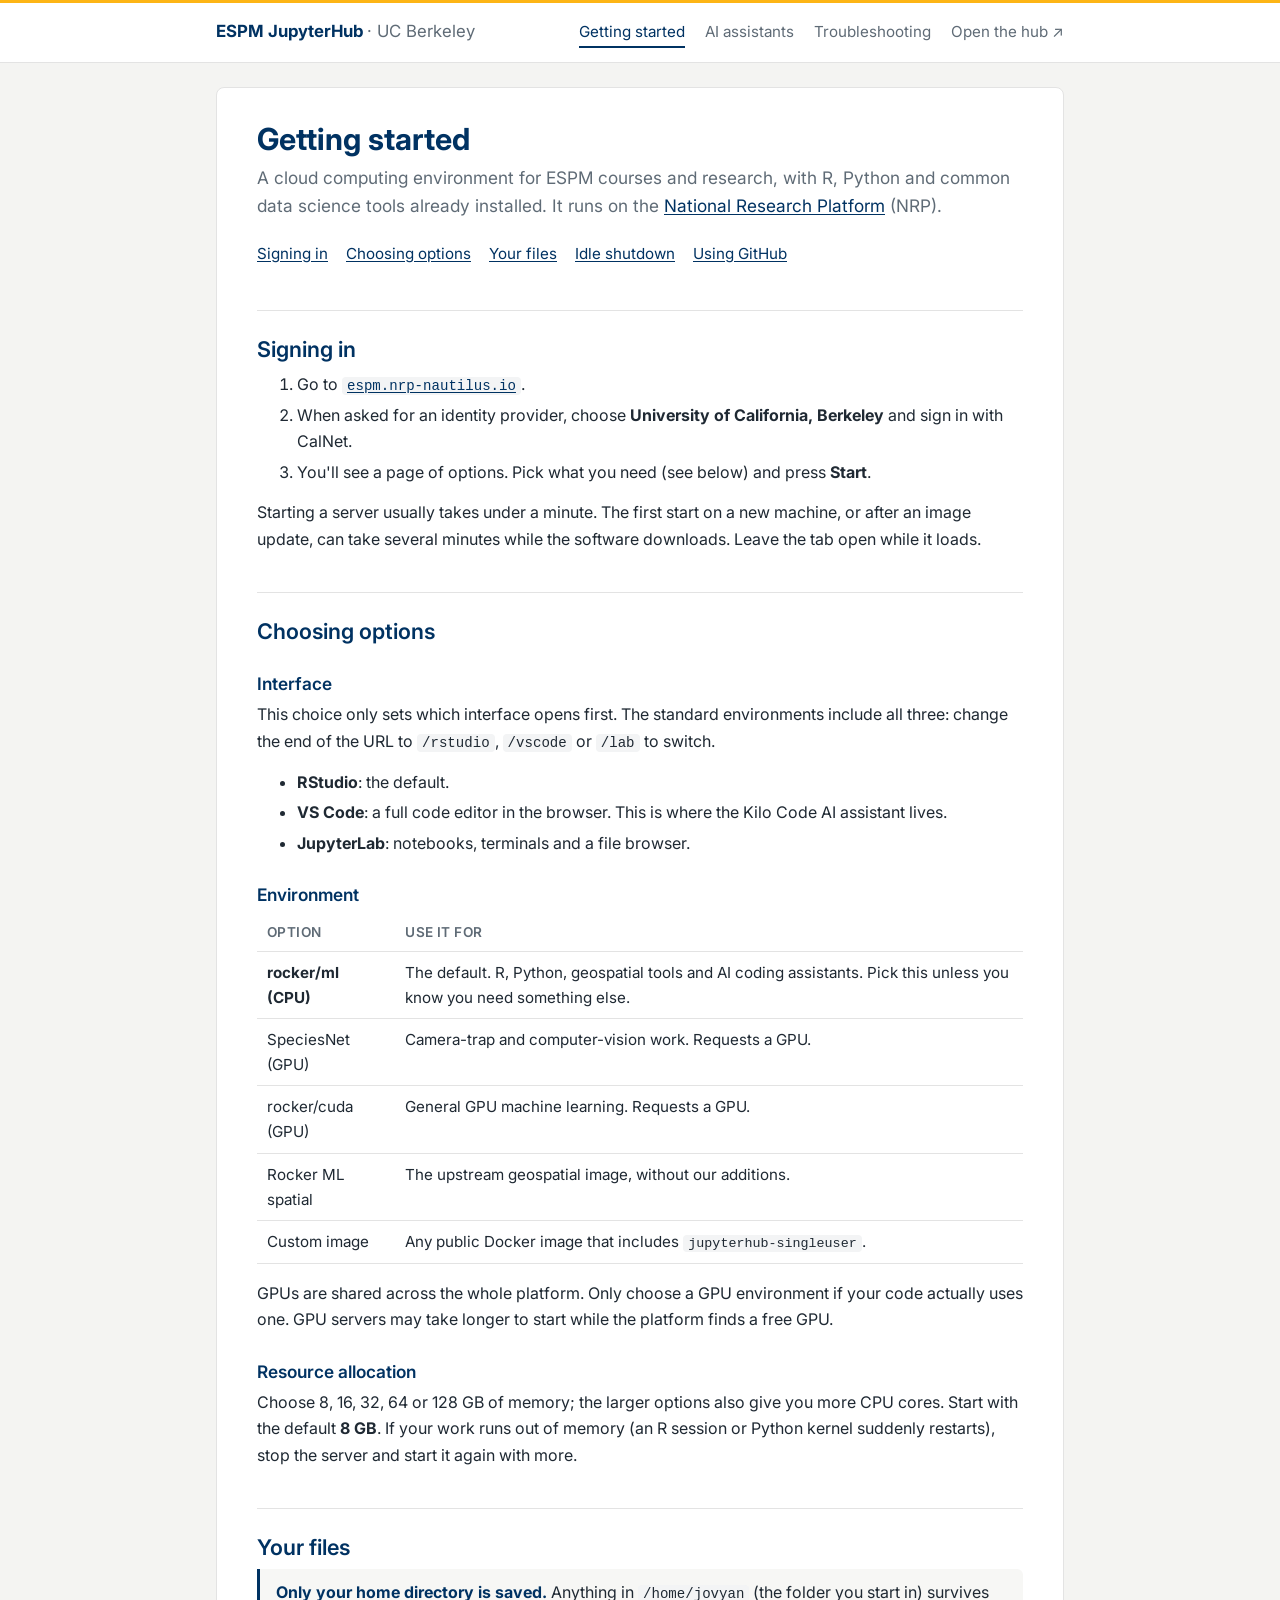
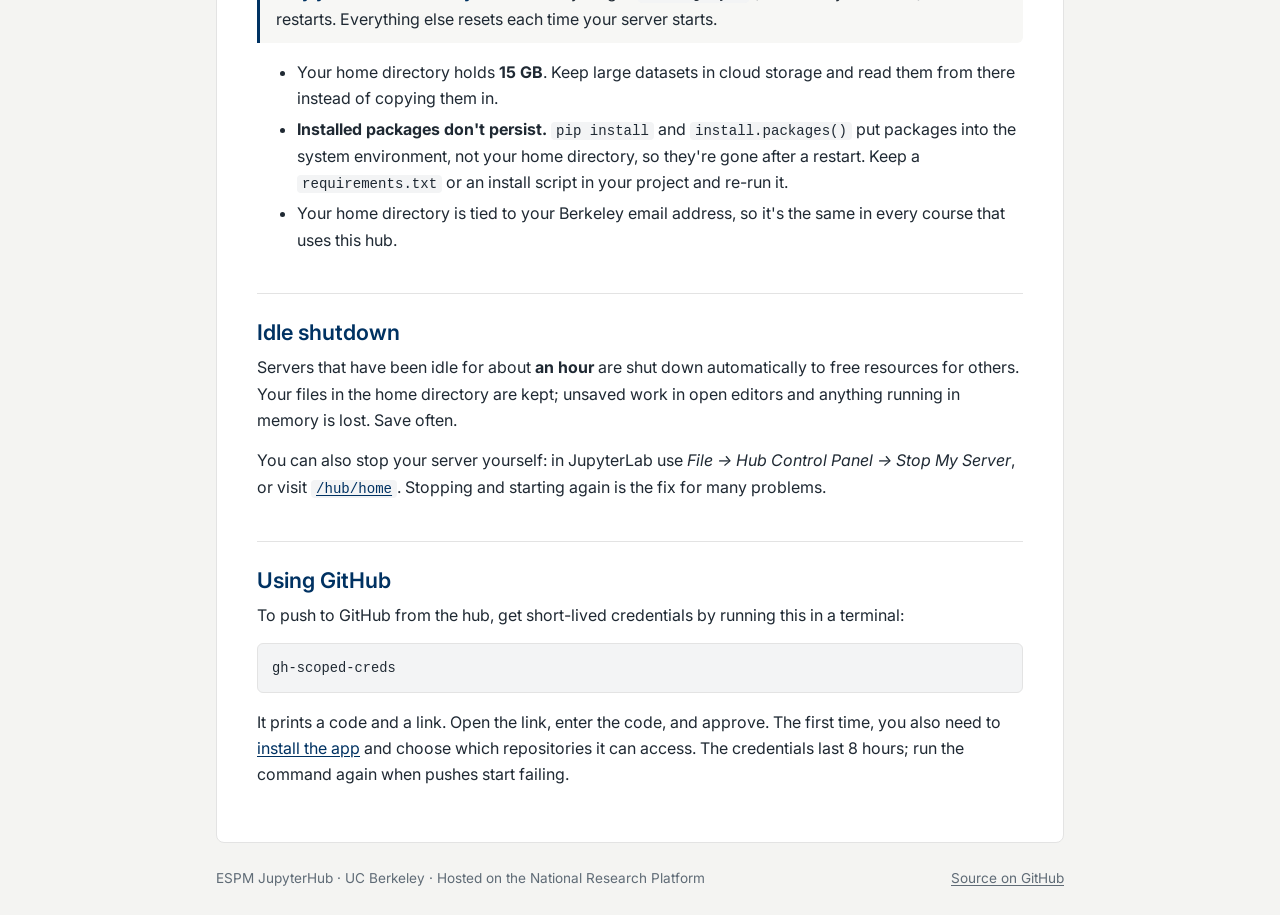
<file: site/index.html>
<!doctype html>
<html lang="en">
<head>
  <meta charset="utf-8">
  <meta name="viewport" content="width=device-width, initial-scale=1">
  <title>Getting started · ESPM JupyterHub</title>
  <meta name="description" content="How to use the ESPM JupyterHub on the National Research Platform (NRP).">
  <link rel="preconnect" href="https://fonts.googleapis.com">
  <link rel="stylesheet" href="https://fonts.googleapis.com/css2?family=Inter:wght@400;600;700&display=swap">
  <link rel="stylesheet" href="assets/style.css">
</head>
<body>
  <a class="skip-link" href="#main">Skip to content</a>
  <header class="site-header">
    <div class="inner">
      <a class="brand" href="index.html">ESPM JupyterHub <span>· UC Berkeley</span></a>
      <nav class="site-nav" aria-label="Main">
        <a href="index.html" aria-current="page">Getting started</a>
        <a href="ai.html">AI assistants</a>
        <a href="help.html">Troubleshooting</a>
        <a href="https://espm.nrp-nautilus.io">Open the hub ↗</a>
      </nav>
    </div>
  </header>

  <main id="main">
    <article class="card">
      <h1>Getting started</h1>
      <p class="lead">A cloud computing environment for ESPM courses and research, with R, Python and
        common data science tools already installed. It runs on the
        <a href="https://nrp.ai">National Research Platform</a> (NRP).</p>

      <ul class="toc">
        <li><a href="#sign-in">Signing in</a></li>
        <li><a href="#options">Choosing options</a></li>
        <li><a href="#files">Your files</a></li>
        <li><a href="#shutdown">Idle shutdown</a></li>
        <li><a href="#github">Using GitHub</a></li>
      </ul>

      <h2 id="sign-in">Signing in</h2>
      <ol>
        <li>Go to <a href="https://espm.nrp-nautilus.io"><code>espm.nrp-nautilus.io</code></a>.</li>
        <li>When asked for an identity provider, choose <strong>University of California, Berkeley</strong>
          and sign in with CalNet.</li>
        <li>You'll see a page of options. Pick what you need (see below) and press <strong>Start</strong>.</li>
      </ol>
      <p>Starting a server usually takes under a minute. The first start on a new machine, or after an image
        update, can take several minutes while the software downloads. Leave the tab open while it loads.</p>

      <h2 id="options">Choosing options</h2>

      <h3>Interface</h3>
      <p>This choice only sets which interface opens first. The standard environments include all
        three: change the end of the URL to <code>/rstudio</code>, <code>/vscode</code> or <code>/lab</code> to switch.</p>
      <ul>
        <li><strong>RStudio</strong>: the default.</li>
        <li><strong>VS Code</strong>: a full code editor in the browser. This is where the Kilo Code AI
          assistant lives.</li>
        <li><strong>JupyterLab</strong>: notebooks, terminals and a file browser.</li>
      </ul>

      <h3>Environment</h3>
      <div class="table-wrap">
        <table>
          <thead><tr><th>Option</th><th>Use it for</th></tr></thead>
          <tbody>
            <tr><td><strong>rocker/ml (CPU)</strong></td><td>The default. R, Python, geospatial tools and AI coding
              assistants. Pick this unless you know you need something else.</td></tr>
            <tr><td>SpeciesNet (GPU)</td><td>Camera-trap and computer-vision work. Requests a GPU.</td></tr>
            <tr><td>rocker/cuda (GPU)</td><td>General GPU machine learning. Requests a GPU.</td></tr>
            <tr><td>Rocker ML spatial</td><td>The upstream geospatial image, without our additions.</td></tr>
            <tr><td>Custom image</td><td>Any public Docker image that includes <code>jupyterhub-singleuser</code>.</td></tr>
          </tbody>
        </table>
      </div>
      <p>GPUs are shared across the whole platform. Only choose a GPU environment if your code
        actually uses one. GPU servers may take longer to start while the platform finds a free GPU.</p>

      <h3>Resource allocation</h3>
      <p>Choose 8, 16, 32, 64 or 128 GB of memory; the larger options also give you more CPU cores.
        Start with the default <strong>8 GB</strong>. If your work runs out of memory (an R session or
        Python kernel suddenly restarts), stop the server and start it again with more.</p>

      <h2 id="files">Your files</h2>
      <div class="note">
        <p><strong>Only your home directory is saved.</strong> Anything in <code>/home/jovyan</code>
          (the folder you start in) survives restarts. Everything else resets each time your server starts.</p>
      </div>
      <ul>
        <li>Your home directory holds <strong>15 GB</strong>. Keep large datasets in cloud storage
          and read them from there instead of copying them in.</li>
        <li><strong>Installed packages don't persist.</strong> <code>pip install</code> and
          <code>install.packages()</code> put packages into the system environment, not your home directory,
          so they're gone after a restart. Keep a <code>requirements.txt</code> or an install script in your
          project and re-run it.</li>
        <li>Your home directory is tied to your Berkeley email address, so it's the same in every course
          that uses this hub.</li>
      </ul>

      <h2 id="shutdown">Idle shutdown</h2>
      <p>Servers that have been idle for about <strong>an hour</strong> are shut down automatically to free
        resources for others. Your files in the home directory are kept; unsaved work in open editors and
        anything running in memory is lost. Save often.</p>
      <p>You can also stop your server yourself: in JupyterLab use <em>File → Hub Control Panel →
        Stop My Server</em>, or visit <a href="https://espm.nrp-nautilus.io/hub/home"><code>/hub/home</code></a>.
        Stopping and starting again is the fix for many problems.</p>

      <h2 id="github">Using GitHub</h2>
      <p>To push to GitHub from the hub, get short-lived credentials by running this in a terminal:</p>
      <pre><code>gh-scoped-creds</code></pre>
      <p>It prints a code and a link. Open the link, enter the code, and approve. The first time, you also
        need to <a href="https://github.com/apps/jupyterhub-gh-creds">install the app</a> and choose which
        repositories it can access. The credentials last 8 hours; run the command again when pushes start
        failing.</p>
    </article>
  </main>

  <footer class="site-footer">
    <span>ESPM JupyterHub · UC Berkeley · Hosted on the National Research Platform</span>
    <a href="https://github.com/boettiger-lab/nautilus">Source on GitHub</a>
  </footer>
</body>
</html>
</file>
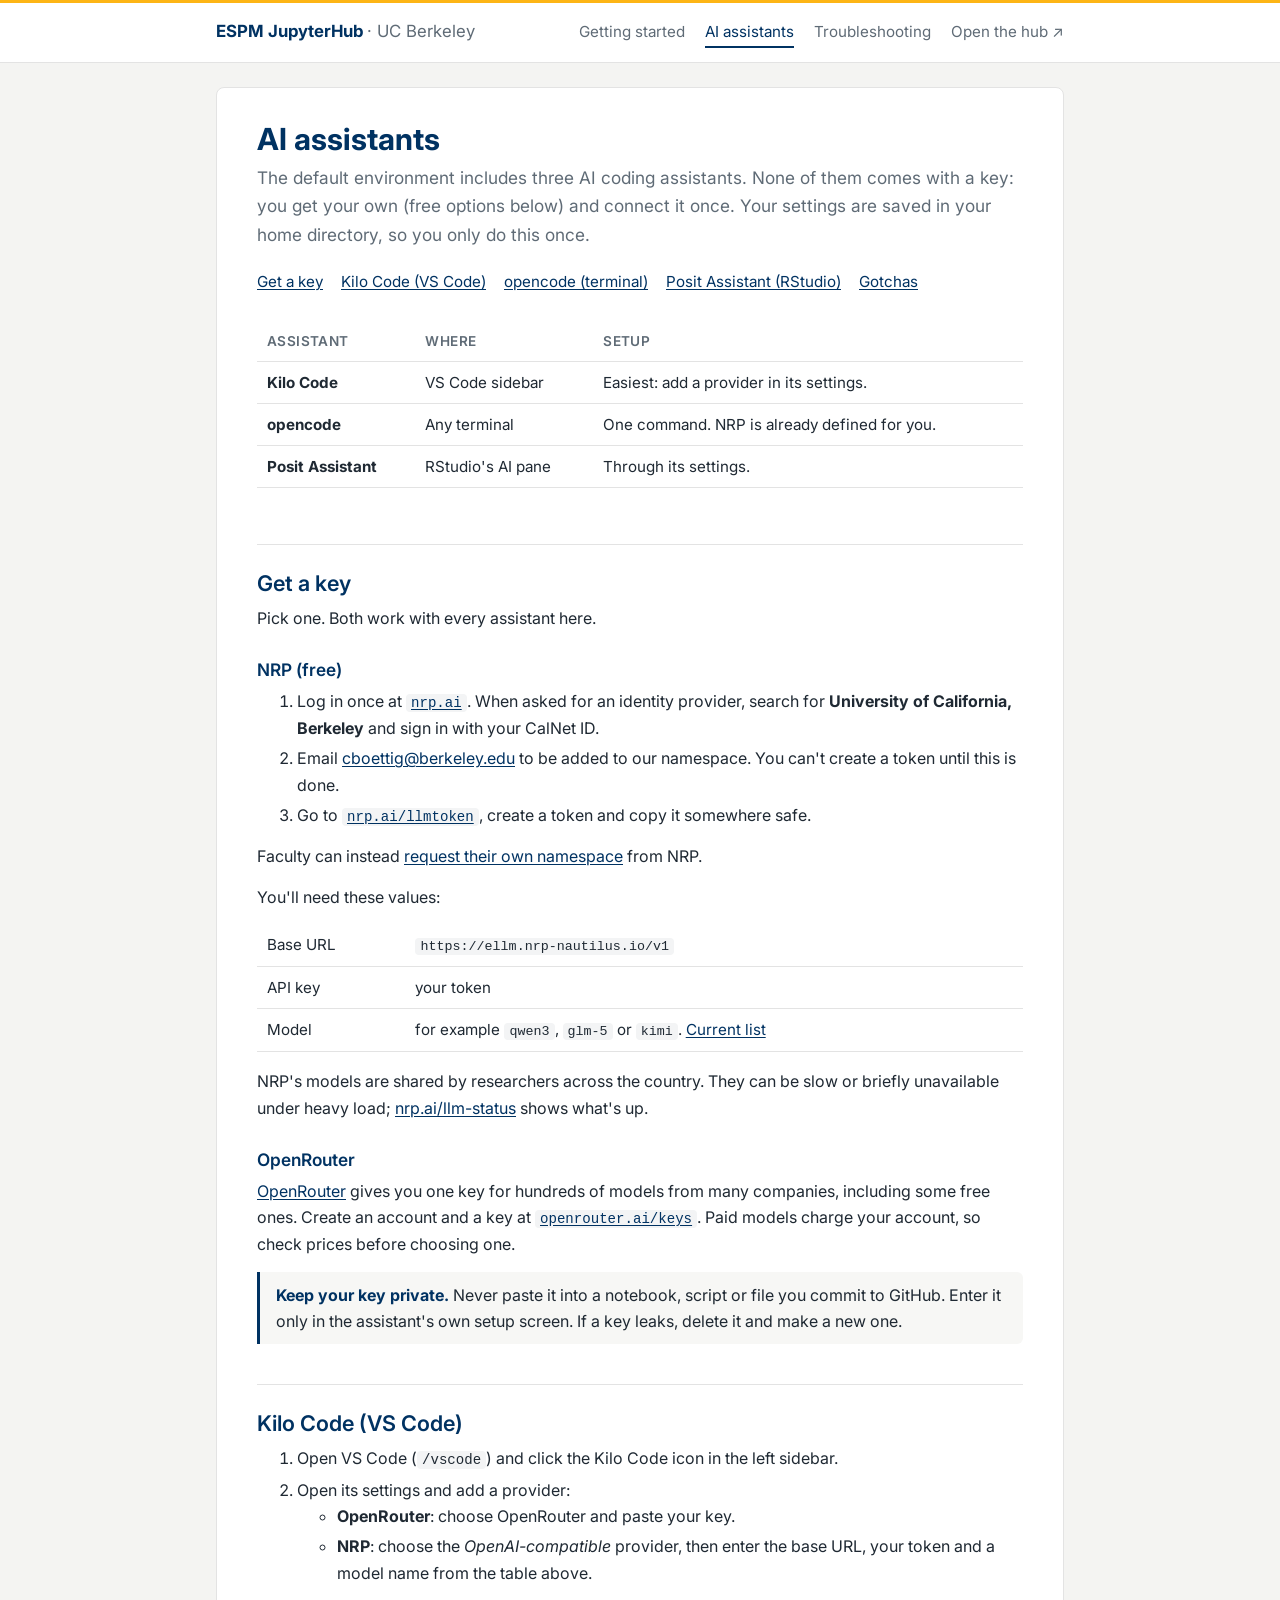
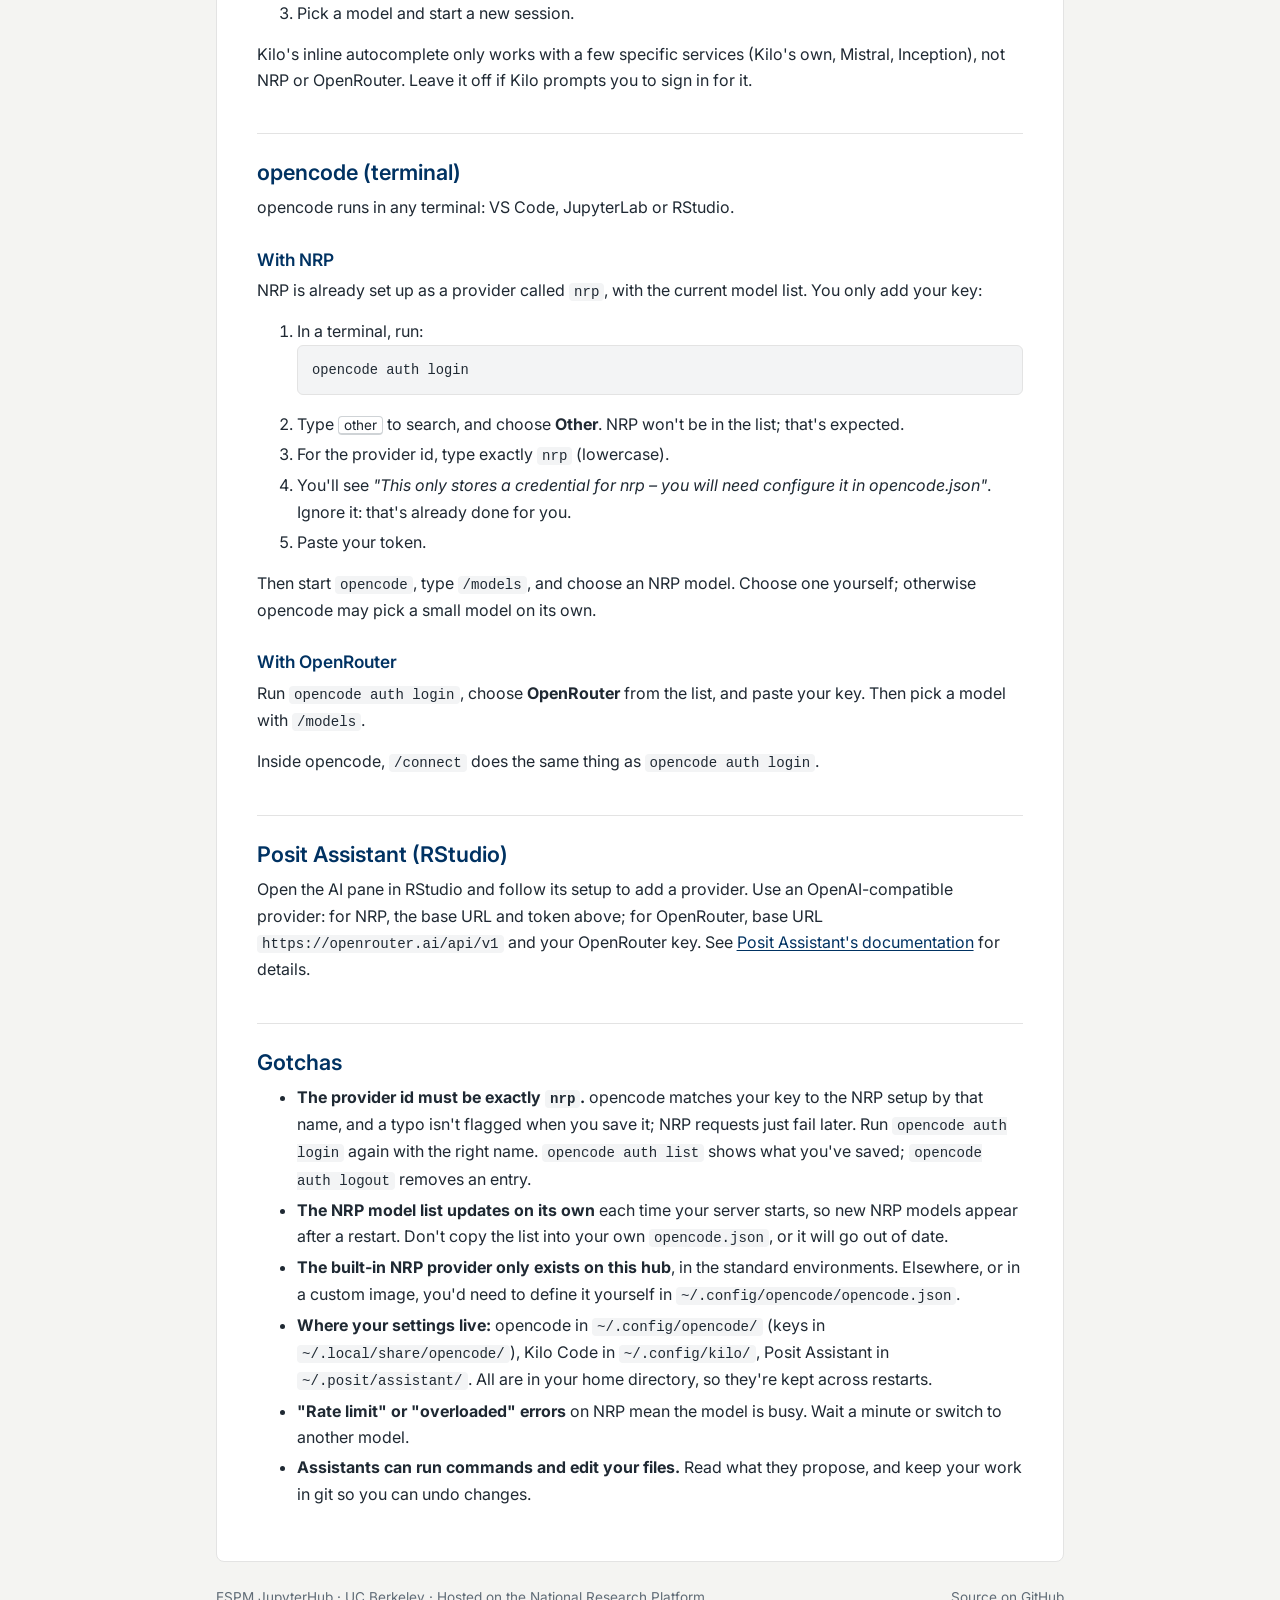
<file: site/ai.html>
<!doctype html>
<html lang="en">
<head>
  <meta charset="utf-8">
  <meta name="viewport" content="width=device-width, initial-scale=1">
  <title>AI assistants · ESPM JupyterHub</title>
  <meta name="description" content="Setting up Kilo Code, opencode and Posit Assistant with your own NRP or OpenRouter key.">
  <link rel="preconnect" href="https://fonts.googleapis.com">
  <link rel="stylesheet" href="https://fonts.googleapis.com/css2?family=Inter:wght@400;600;700&display=swap">
  <link rel="stylesheet" href="assets/style.css">
</head>
<body>
  <a class="skip-link" href="#main">Skip to content</a>
  <header class="site-header">
    <div class="inner">
      <a class="brand" href="index.html">ESPM JupyterHub <span>· UC Berkeley</span></a>
      <nav class="site-nav" aria-label="Main">
        <a href="index.html">Getting started</a>
        <a href="ai.html" aria-current="page">AI assistants</a>
        <a href="help.html">Troubleshooting</a>
        <a href="https://espm.nrp-nautilus.io">Open the hub ↗</a>
      </nav>
    </div>
  </header>

  <main id="main">
    <article class="card">
      <h1>AI assistants</h1>
      <p class="lead">The default environment includes three AI coding assistants. None of them comes with a
        key: you get your own (free options below) and connect it once. Your settings are saved in your home
        directory, so you only do this once.</p>

      <ul class="toc">
        <li><a href="#key">Get a key</a></li>
        <li><a href="#kilo">Kilo Code (VS Code)</a></li>
        <li><a href="#opencode">opencode (terminal)</a></li>
        <li><a href="#posit">Posit Assistant (RStudio)</a></li>
        <li><a href="#gotchas">Gotchas</a></li>
      </ul>

      <div class="table-wrap">
        <table>
          <thead><tr><th>Assistant</th><th>Where</th><th>Setup</th></tr></thead>
          <tbody>
            <tr><td><strong>Kilo Code</strong></td><td>VS Code sidebar</td><td>Easiest: add a provider in its settings.</td></tr>
            <tr><td><strong>opencode</strong></td><td>Any terminal</td><td>One command. NRP is already defined for you.</td></tr>
            <tr><td><strong>Posit Assistant</strong></td><td>RStudio's AI pane</td><td>Through its settings.</td></tr>
          </tbody>
        </table>
      </div>

      <h2 id="key">Get a key</h2>
      <p>Pick one. Both work with every assistant here.</p>

      <h3>NRP (free)</h3>
      <ol>
        <li>Log in once at <a href="https://nrp.ai/"><code>nrp.ai</code></a>. When asked for an identity
          provider, search for <strong>University of California, Berkeley</strong> and sign in with your
          CalNet ID.</li>
        <li>Email <a href="mailto:cboettig@berkeley.edu">cboettig@berkeley.edu</a> to be added to our
          namespace. You can't create a token until this is done.</li>
        <li>Go to <a href="https://nrp.ai/llmtoken/"><code>nrp.ai/llmtoken</code></a>, create a token and
          copy it somewhere safe.</li>
      </ol>
      <p>Faculty can instead <a href="https://nrp.ai/documentation/userdocs/start/getting-started/">request
        their own namespace</a> from NRP.</p>
      <p>You'll need these values:</p>
      <div class="table-wrap">
        <table>
          <tbody>
            <tr><td>Base URL</td><td><code>https://ellm.nrp-nautilus.io/v1</code></td></tr>
            <tr><td>API key</td><td>your token</td></tr>
            <tr><td>Model</td><td>for example <code>qwen3</code>, <code>glm-5</code> or <code>kimi</code>.
              <a href="https://ellm.nrp-nautilus.io/v1/models">Current list</a></td></tr>
          </tbody>
        </table>
      </div>
      <p>NRP's models are shared by researchers across the country. They can be slow or briefly unavailable
        under heavy load; <a href="https://nrp.ai/llm-status/">nrp.ai/llm-status</a> shows what's up.</p>

      <h3>OpenRouter</h3>
      <p><a href="https://openrouter.ai">OpenRouter</a> gives you one key for hundreds of models from many
        companies, including some free ones. Create an account and a key at
        <a href="https://openrouter.ai/keys"><code>openrouter.ai/keys</code></a>. Paid models charge your
        account, so check prices before choosing one.</p>

      <div class="note">
        <p><strong>Keep your key private.</strong> Never paste it into a notebook, script or file you commit to
          GitHub. Enter it only in the assistant's own setup screen. If a key leaks, delete it and make a new one.</p>
      </div>

      <h2 id="kilo">Kilo Code (VS Code)</h2>
      <ol>
        <li>Open VS Code (<code>/vscode</code>) and click the Kilo Code icon in the left sidebar.</li>
        <li>Open its settings and add a provider:
          <ul>
            <li><strong>OpenRouter</strong>: choose OpenRouter and paste your key.</li>
            <li><strong>NRP</strong>: choose the <em>OpenAI-compatible</em> provider, then enter the base URL,
              your token and a model name from the table above.</li>
          </ul>
        </li>
        <li>Pick a model and start a new session.</li>
      </ol>
      <p>Kilo's inline autocomplete only works with a few specific services (Kilo's own, Mistral, Inception),
        not NRP or OpenRouter. Leave it off if Kilo prompts you to sign in for it.</p>

      <h2 id="opencode">opencode (terminal)</h2>
      <p>opencode runs in any terminal: VS Code, JupyterLab or RStudio.</p>

      <h3>With NRP</h3>
      <p>NRP is already set up as a provider called <code>nrp</code>, with the current model list. You only add
        your key:</p>
      <ol>
        <li>In a terminal, run:
          <pre><code>opencode auth login</code></pre>
        </li>
        <li>Type <kbd>other</kbd> to search, and choose <strong>Other</strong>. NRP won't be in the list;
          that's expected.</li>
        <li>For the provider id, type exactly <code>nrp</code> (lowercase).</li>
        <li>You'll see <em>"This only stores a credential for nrp – you will need configure it in
          opencode.json"</em>. Ignore it: that's already done for you.</li>
        <li>Paste your token.</li>
      </ol>
      <p>Then start <code>opencode</code>, type <code>/models</code>, and choose an NRP model. Choose one
        yourself; otherwise opencode may pick a small model on its own.</p>

      <h3>With OpenRouter</h3>
      <p>Run <code>opencode auth login</code>, choose <strong>OpenRouter</strong> from the list, and paste your
        key. Then pick a model with <code>/models</code>.</p>

      <p>Inside opencode, <code>/connect</code> does the same thing as <code>opencode auth login</code>.</p>

      <h2 id="posit">Posit Assistant (RStudio)</h2>
      <p>Open the AI pane in RStudio and follow its setup to add a provider. Use an OpenAI-compatible provider:
        for NRP, the base URL and token above; for OpenRouter, base URL <code>https://openrouter.ai/api/v1</code>
        and your OpenRouter key. See
        <a href="https://assistant.posit.co">Posit Assistant's documentation</a> for details.</p>

      <h2 id="gotchas">Gotchas</h2>
      <ul>
        <li><strong>The provider id must be exactly <code>nrp</code>.</strong> opencode matches your key to
          the NRP setup by that name, and a typo isn't flagged when you save it; NRP requests just fail later. Run
          <code>opencode auth login</code> again with the right name. <code>opencode auth list</code> shows what
          you've saved; <code>opencode auth logout</code> removes an entry.</li>
        <li><strong>The NRP model list updates on its own</strong> each time your server starts, so new NRP
          models appear after a restart. Don't copy the list into your own <code>opencode.json</code>, or it
          will go out of date.</li>
        <li><strong>The built-in NRP provider only exists on this hub</strong>, in the standard environments.
          Elsewhere, or in a custom image, you'd need to define it yourself in
          <code>~/.config/opencode/opencode.json</code>.</li>
        <li><strong>Where your settings live:</strong> opencode in <code>~/.config/opencode/</code> (keys in
          <code>~/.local/share/opencode/</code>), Kilo Code in <code>~/.config/kilo/</code>, Posit Assistant in
          <code>~/.posit/assistant/</code>. All are in your home directory, so they're kept across restarts.</li>
        <li><strong>"Rate limit" or "overloaded" errors</strong> on NRP mean the model is busy. Wait a minute
          or switch to another model.</li>
        <li><strong>Assistants can run commands and edit your files.</strong> Read what they propose, and keep
          your work in git so you can undo changes.</li>
      </ul>
    </article>
  </main>

  <footer class="site-footer">
    <span>ESPM JupyterHub · UC Berkeley · Hosted on the National Research Platform</span>
    <a href="https://github.com/boettiger-lab/nautilus">Source on GitHub</a>
  </footer>
</body>
</html>
</file>
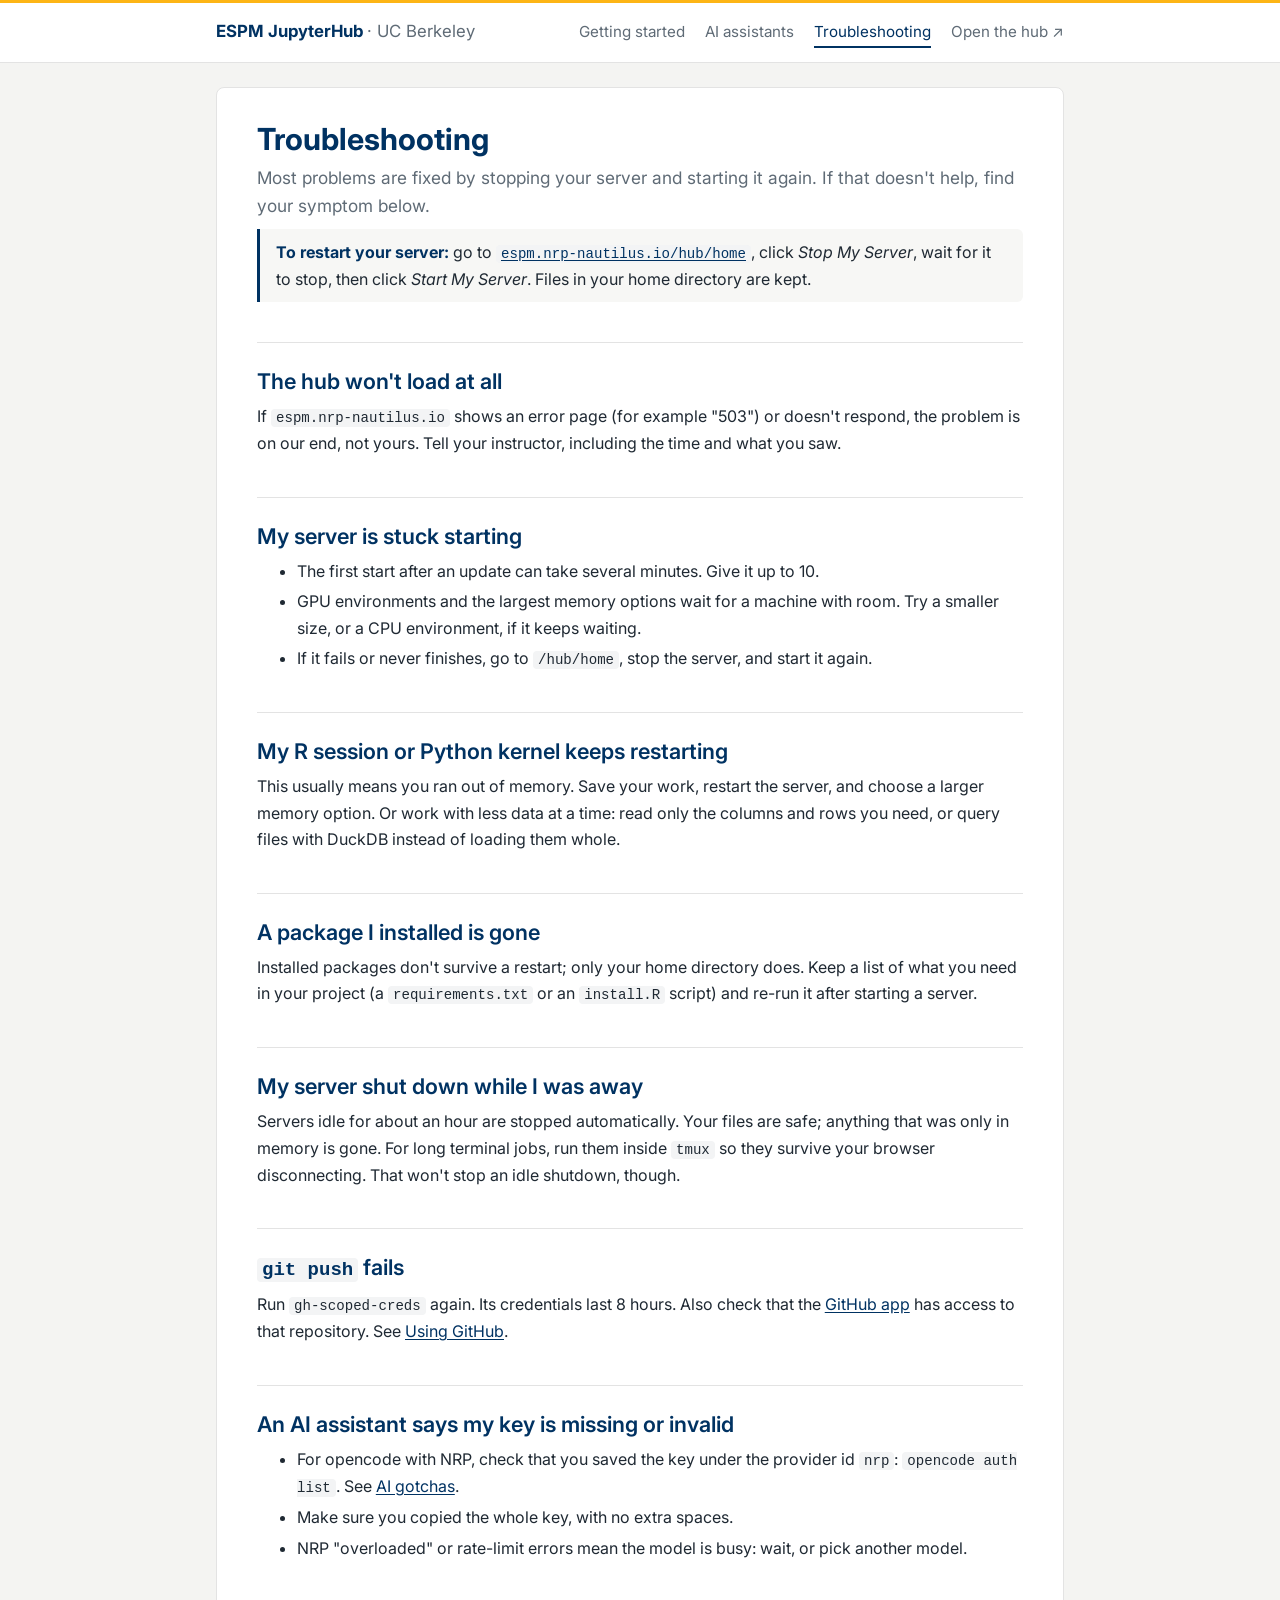
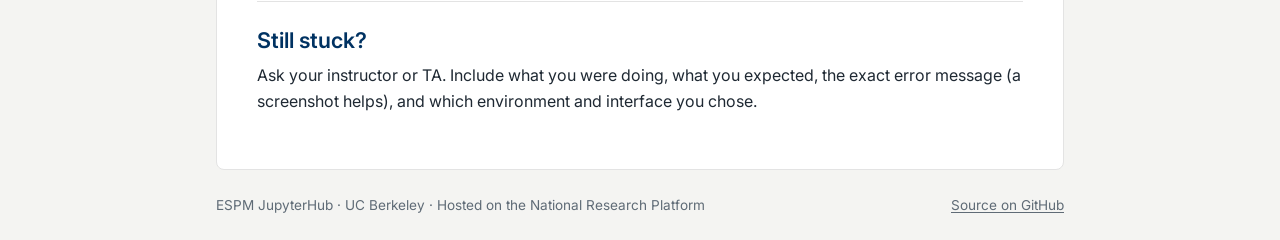
<file: site/help.html>
<!doctype html>
<html lang="en">
<head>
  <meta charset="utf-8">
  <meta name="viewport" content="width=device-width, initial-scale=1">
  <title>Troubleshooting · ESPM JupyterHub</title>
  <meta name="description" content="Fixes for common problems on the ESPM JupyterHub.">
  <link rel="preconnect" href="https://fonts.googleapis.com">
  <link rel="stylesheet" href="https://fonts.googleapis.com/css2?family=Inter:wght@400;600;700&display=swap">
  <link rel="stylesheet" href="assets/style.css">
</head>
<body>
  <a class="skip-link" href="#main">Skip to content</a>
  <header class="site-header">
    <div class="inner">
      <a class="brand" href="index.html">ESPM JupyterHub <span>· UC Berkeley</span></a>
      <nav class="site-nav" aria-label="Main">
        <a href="index.html">Getting started</a>
        <a href="ai.html">AI assistants</a>
        <a href="help.html" aria-current="page">Troubleshooting</a>
        <a href="https://espm.nrp-nautilus.io">Open the hub ↗</a>
      </nav>
    </div>
  </header>

  <main id="main">
    <article class="card">
      <h1>Troubleshooting</h1>
      <p class="lead">Most problems are fixed by stopping your server and starting it again. If that doesn't
        help, find your symptom below.</p>

      <div class="note">
        <p><strong>To restart your server:</strong> go to
          <a href="https://espm.nrp-nautilus.io/hub/home"><code>espm.nrp-nautilus.io/hub/home</code></a>,
          click <em>Stop My Server</em>, wait for it to stop, then click <em>Start My Server</em>.
          Files in your home directory are kept.</p>
      </div>

      <h2>The hub won't load at all</h2>
      <p>If <code>espm.nrp-nautilus.io</code> shows an error page (for example "503") or doesn't respond,
        the problem is on our end, not yours. Tell your instructor, including the time and what you saw.</p>

      <h2>My server is stuck starting</h2>
      <ul>
        <li>The first start after an update can take several minutes. Give it up to 10.</li>
        <li>GPU environments and the largest memory options wait for a machine with room. Try a smaller
          size, or a CPU environment, if it keeps waiting.</li>
        <li>If it fails or never finishes, go to <code>/hub/home</code>, stop the server, and start it again.</li>
      </ul>

      <h2>My R session or Python kernel keeps restarting</h2>
      <p>This usually means you ran out of memory. Save your work, restart the server, and choose a larger
        memory option. Or work with less data at a time: read only the columns and rows you need, or
        query files with DuckDB instead of loading them whole.</p>

      <h2>A package I installed is gone</h2>
      <p>Installed packages don't survive a restart; only your home directory does. Keep a list of what you
        need in your project (a <code>requirements.txt</code> or an <code>install.R</code> script) and re-run it
        after starting a server.</p>

      <h2>My server shut down while I was away</h2>
      <p>Servers idle for about an hour are stopped automatically. Your files are safe; anything that was
        only in memory is gone. For long terminal jobs, run them inside <code>tmux</code> so they survive your
        browser disconnecting. That won't stop an idle shutdown, though.</p>

      <h2><code>git push</code> fails</h2>
      <p>Run <code>gh-scoped-creds</code> again. Its credentials last 8 hours. Also check that the
        <a href="https://github.com/apps/jupyterhub-gh-creds">GitHub app</a> has access to that repository.
        See <a href="index.html#github">Using GitHub</a>.</p>

      <h2>An AI assistant says my key is missing or invalid</h2>
      <ul>
        <li>For opencode with NRP, check that you saved the key under the provider id <code>nrp</code>:
          <code>opencode auth list</code>. See <a href="ai.html#gotchas">AI gotchas</a>.</li>
        <li>Make sure you copied the whole key, with no extra spaces.</li>
        <li>NRP "overloaded" or rate-limit errors mean the model is busy: wait, or pick another model.</li>
      </ul>

      <h2>Still stuck?</h2>
      <p>Ask your instructor or TA. Include what you were doing, what you expected, the exact error message
        (a screenshot helps), and which environment and interface you chose.</p>
    </article>
  </main>

  <footer class="site-footer">
    <span>ESPM JupyterHub · UC Berkeley · Hosted on the National Research Platform</span>
    <a href="https://github.com/boettiger-lab/nautilus">Source on GitHub</a>
  </footer>
</body>
</html>
</file>
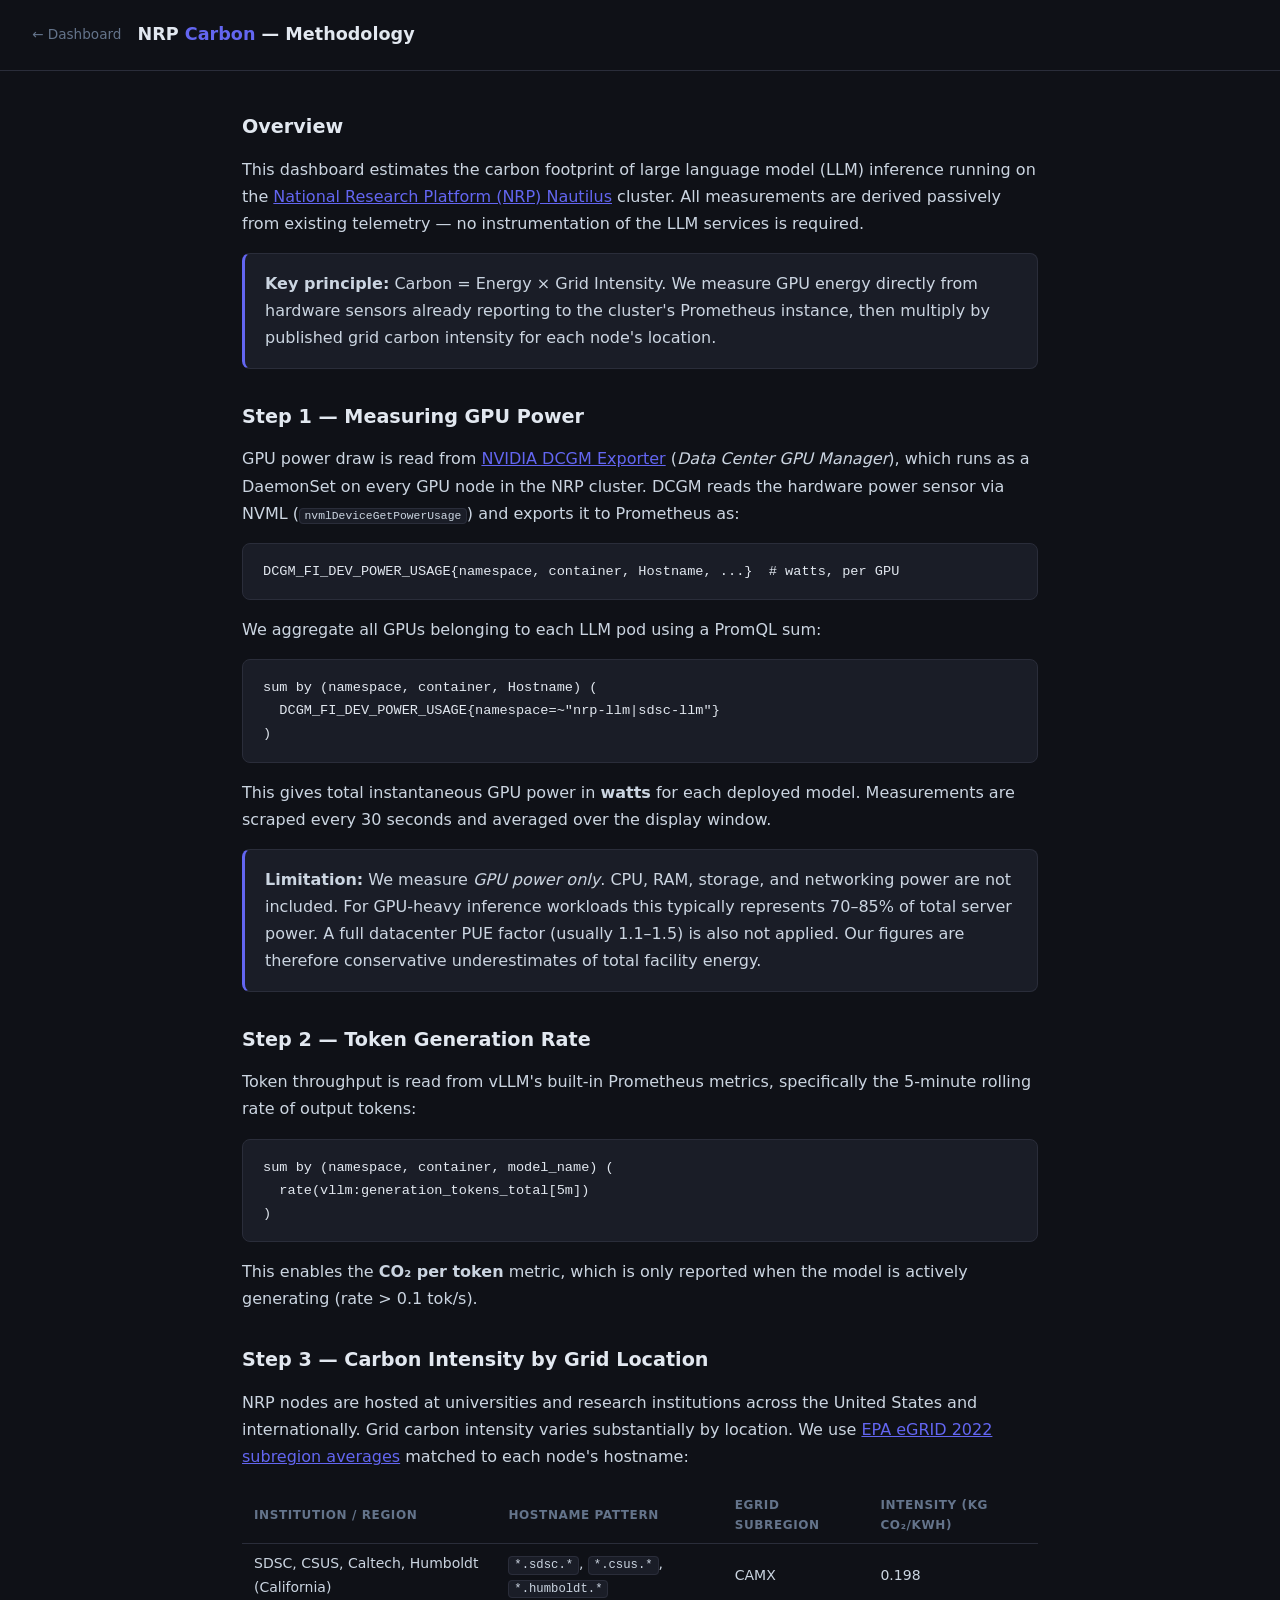
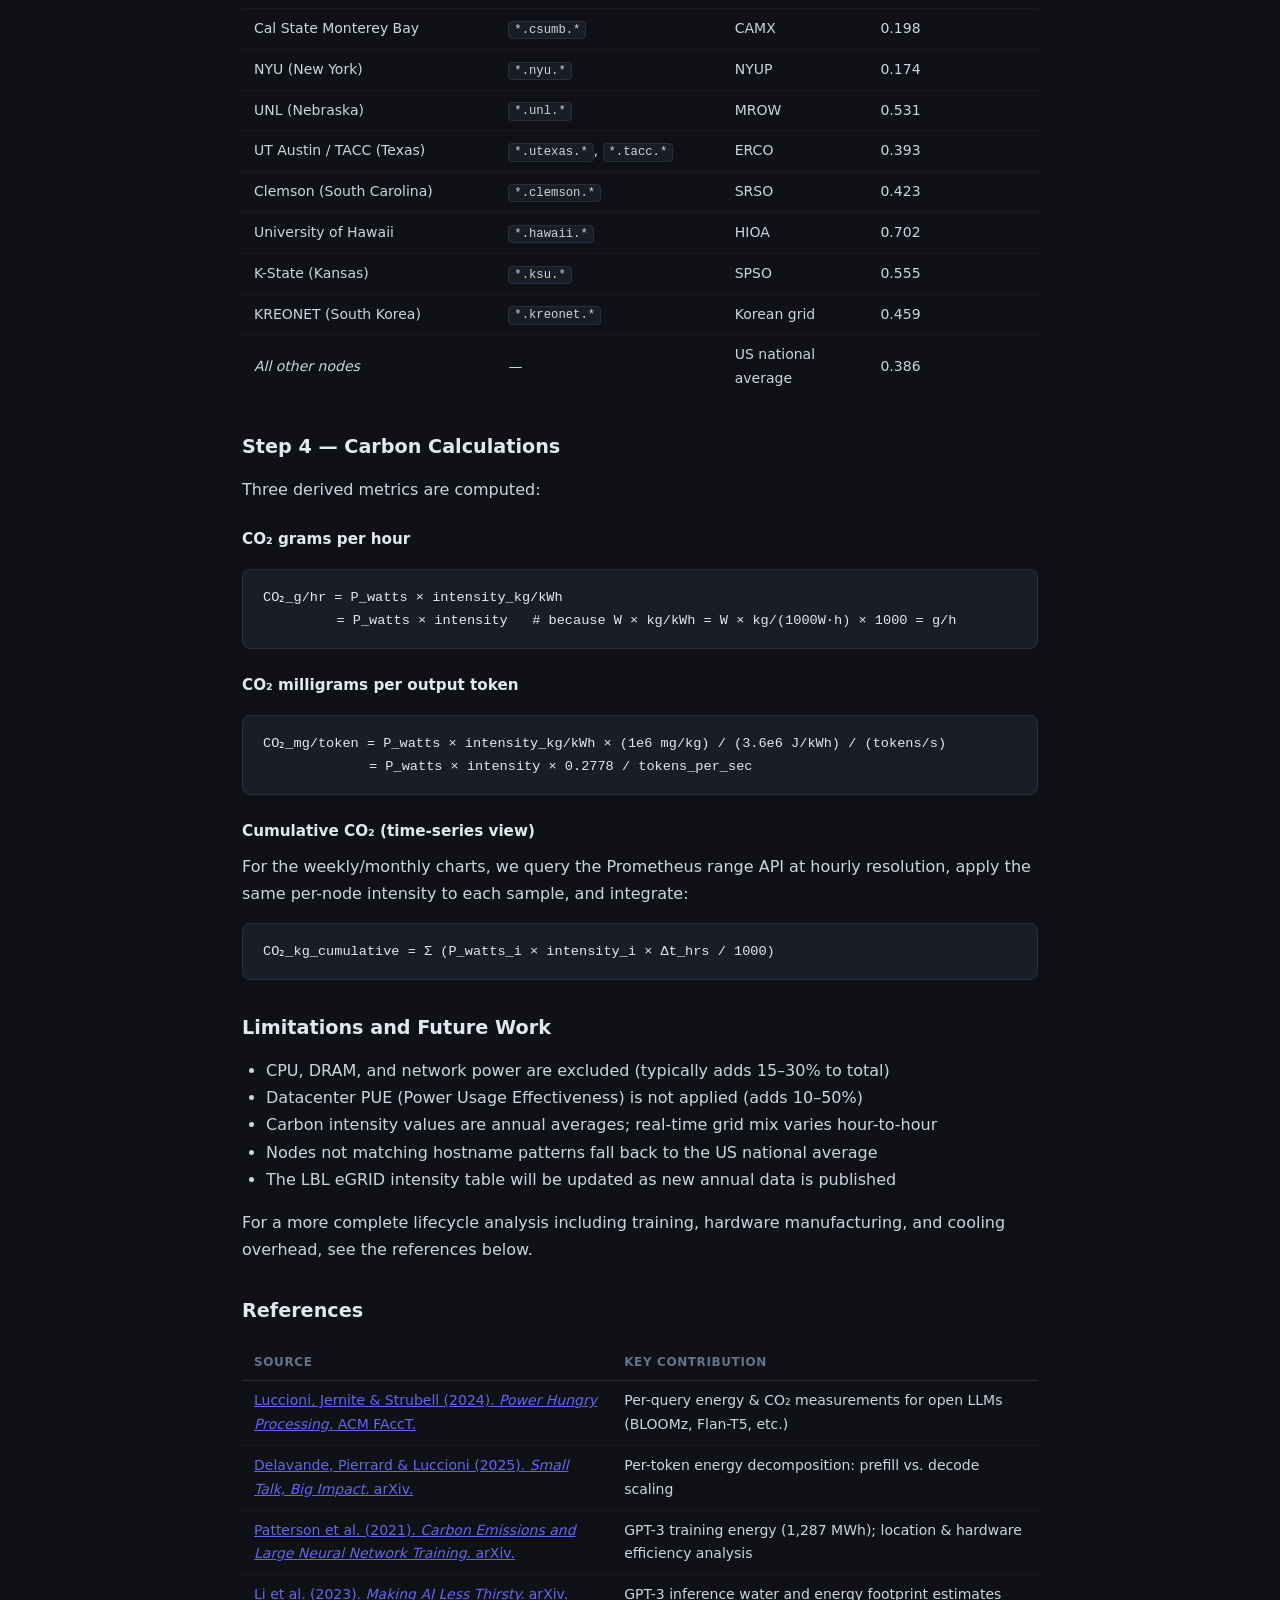
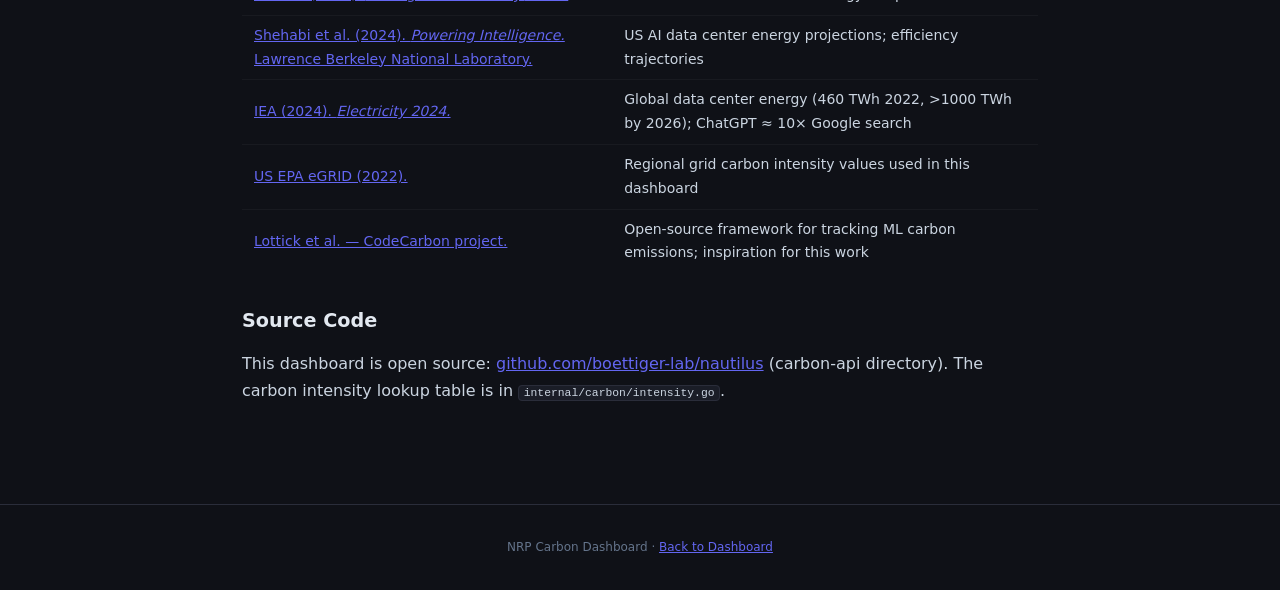
<file: carbon-api/cmd/static/methodology.html>
<!DOCTYPE html>
<html lang="en">
<head>
<meta charset="UTF-8">
<meta name="viewport" content="width=device-width, initial-scale=1.0">
<title>Methodology — NRP Carbon Dashboard</title>
<style>
  :root { --bg:#0f1117; --surface:#1a1d27; --border:#2a2d3a; --text:#e2e8f0; --muted:#64748b; --accent:#6366f1; --green:#22c55e; }
  * { box-sizing:border-box; margin:0; padding:0; }
  body { background:var(--bg); color:var(--text); font-family:system-ui,sans-serif; line-height:1.7; }
  header { padding:1.25rem 2rem; border-bottom:1px solid var(--border); display:flex; align-items:center; gap:1rem; }
  header a { color:var(--muted); text-decoration:none; font-size:0.85rem; }
  header a:hover { color:var(--text); }
  header h1 { font-size:1.1rem; font-weight:600; }
  header h1 span { color:var(--accent); }
  main { max-width:860px; margin:0 auto; padding:2.5rem 2rem; }
  h2 { font-size:1.2rem; font-weight:600; margin:2rem 0 0.75rem; color:var(--text); }
  h2:first-child { margin-top:0; }
  h3 { font-size:0.95rem; font-weight:600; margin:1.5rem 0 0.5rem; color:var(--text); }
  p { color:#cbd5e1; margin-bottom:0.75rem; }
  a { color:var(--accent); }
  code { background:var(--surface); border:1px solid var(--border); border-radius:4px; padding:0.1em 0.4em; font-size:0.875em; font-family:monospace; }
  pre { background:var(--surface); border:1px solid var(--border); border-radius:0.5rem; padding:1rem 1.25rem; overflow-x:auto; margin:1rem 0; }
  pre code { background:none; border:none; padding:0; font-size:0.85rem; }
  table { width:100%; border-collapse:collapse; margin:1rem 0; font-size:0.875rem; }
  th { text-align:left; padding:0.5rem 0.75rem; border-bottom:1px solid var(--border); color:var(--muted); font-weight:600; font-size:0.75rem; text-transform:uppercase; letter-spacing:0.05em; }
  td { padding:0.5rem 0.75rem; border-bottom:1px solid rgba(255,255,255,0.04); color:#cbd5e1; }
  tr:last-child td { border-bottom:none; }
  .callout { background:var(--surface); border:1px solid var(--border); border-left:3px solid var(--accent); border-radius:0.5rem; padding:1rem 1.25rem; margin:1rem 0; }
  .callout p:last-child { margin-bottom:0; }
  footer { text-align:center; padding:2rem; font-size:0.75rem; color:var(--muted); border-top:1px solid var(--border); margin-top:3rem; }
</style>
</head>
<body>
<header>
  <a href="/">← Dashboard</a>
  <h1>NRP <span>Carbon</span> — Methodology</h1>
</header>
<main>

<h2>Overview</h2>
<p>
  This dashboard estimates the carbon footprint of large language model (LLM) inference
  running on the <a href="https://nrp.ai" target="_blank">National Research Platform (NRP) Nautilus</a> cluster.
  All measurements are derived passively from existing telemetry — no instrumentation of
  the LLM services is required.
</p>

<div class="callout">
  <p><strong>Key principle:</strong> Carbon = Energy × Grid Intensity. We measure GPU energy
  directly from hardware sensors already reporting to the cluster's Prometheus instance,
  then multiply by published grid carbon intensity for each node's location.</p>
</div>

<h2>Step 1 — Measuring GPU Power</h2>
<p>
  GPU power draw is read from
  <a href="https://github.com/NVIDIA/dcgm-exporter" target="_blank">NVIDIA DCGM Exporter</a>
  (<em>Data Center GPU Manager</em>), which runs as a DaemonSet on every GPU node in the
  NRP cluster. DCGM reads the hardware power sensor via NVML
  (<code>nvmlDeviceGetPowerUsage</code>) and exports it to Prometheus as:
</p>
<pre><code>DCGM_FI_DEV_POWER_USAGE{namespace, container, Hostname, ...}  # watts, per GPU</code></pre>
<p>
  We aggregate all GPUs belonging to each LLM pod using a PromQL sum:
</p>
<pre><code>sum by (namespace, container, Hostname) (
  DCGM_FI_DEV_POWER_USAGE{namespace=~"nrp-llm|sdsc-llm"}
)</code></pre>
<p>
  This gives total instantaneous GPU power in <strong>watts</strong> for each deployed model.
  Measurements are scraped every 30 seconds and averaged over the display window.
</p>
<div class="callout">
  <p><strong>Limitation:</strong> We measure <em>GPU power only</em>. CPU, RAM, storage, and
  networking power are not included. For GPU-heavy inference workloads this typically
  represents 70–85% of total server power. A full datacenter PUE factor (usually 1.1–1.5)
  is also not applied. Our figures are therefore conservative underestimates of total
  facility energy.</p>
</div>

<h2>Step 2 — Token Generation Rate</h2>
<p>
  Token throughput is read from vLLM's built-in Prometheus metrics, specifically the
  5-minute rolling rate of output tokens:
</p>
<pre><code>sum by (namespace, container, model_name) (
  rate(vllm:generation_tokens_total[5m])
)</code></pre>
<p>
  This enables the <strong>CO₂ per token</strong> metric, which is only reported when the
  model is actively generating (rate &gt; 0.1 tok/s).
</p>

<h2>Step 3 — Carbon Intensity by Grid Location</h2>
<p>
  NRP nodes are hosted at universities and research institutions across the United States
  and internationally. Grid carbon intensity varies substantially by location. We use
  <a href="https://www.epa.gov/egrid" target="_blank">EPA eGRID 2022 subregion averages</a>
  matched to each node's hostname:
</p>

<table>
  <tr><th>Institution / Region</th><th>Hostname pattern</th><th>eGRID Subregion</th><th>Intensity (kg CO₂/kWh)</th></tr>
  <tr><td>SDSC, CSUS, Caltech, Humboldt (California)</td><td><code>*.sdsc.*</code>, <code>*.csus.*</code>, <code>*.humboldt.*</code></td><td>CAMX</td><td>0.198</td></tr>
  <tr><td>Cal State Monterey Bay</td><td><code>*.csumb.*</code></td><td>CAMX</td><td>0.198</td></tr>
  <tr><td>NYU (New York)</td><td><code>*.nyu.*</code></td><td>NYUP</td><td>0.174</td></tr>
  <tr><td>UNL (Nebraska)</td><td><code>*.unl.*</code></td><td>MROW</td><td>0.531</td></tr>
  <tr><td>UT Austin / TACC (Texas)</td><td><code>*.utexas.*</code>, <code>*.tacc.*</code></td><td>ERCO</td><td>0.393</td></tr>
  <tr><td>Clemson (South Carolina)</td><td><code>*.clemson.*</code></td><td>SRSO</td><td>0.423</td></tr>
  <tr><td>University of Hawaii</td><td><code>*.hawaii.*</code></td><td>HIOA</td><td>0.702</td></tr>
  <tr><td>K-State (Kansas)</td><td><code>*.ksu.*</code></td><td>SPSO</td><td>0.555</td></tr>
  <tr><td>KREONET (South Korea)</td><td><code>*.kreonet.*</code></td><td>Korean grid</td><td>0.459</td></tr>
  <tr><td><em>All other nodes</em></td><td>—</td><td>US national average</td><td>0.386</td></tr>
</table>

<h2>Step 4 — Carbon Calculations</h2>
<p>Three derived metrics are computed:</p>

<h3>CO₂ grams per hour</h3>
<pre><code>CO₂_g/hr = P_watts × intensity_kg/kWh
         = P_watts × intensity   # because W × kg/kWh = W × kg/(1000W·h) × 1000 = g/h</code></pre>

<h3>CO₂ milligrams per output token</h3>
<pre><code>CO₂_mg/token = P_watts × intensity_kg/kWh × (1e6 mg/kg) / (3.6e6 J/kWh) / (tokens/s)
             = P_watts × intensity × 0.2778 / tokens_per_sec</code></pre>

<h3>Cumulative CO₂ (time-series view)</h3>
<p>
  For the weekly/monthly charts, we query the Prometheus range API at hourly resolution,
  apply the same per-node intensity to each sample, and integrate:
</p>
<pre><code>CO₂_kg_cumulative = Σ (P_watts_i × intensity_i × Δt_hrs / 1000)</code></pre>

<h2>Limitations and Future Work</h2>
<ul style="color:#cbd5e1; padding-left:1.5rem; margin:0.5rem 0 1rem;">
  <li>CPU, DRAM, and network power are excluded (typically adds 15–30% to total)</li>
  <li>Datacenter PUE (Power Usage Effectiveness) is not applied (adds 10–50%)</li>
  <li>Carbon intensity values are annual averages; real-time grid mix varies hour-to-hour</li>
  <li>Nodes not matching hostname patterns fall back to the US national average</li>
  <li>The LBL eGRID intensity table will be updated as new annual data is published</li>
</ul>
<p>
  For a more complete lifecycle analysis including training, hardware manufacturing, and
  cooling overhead, see the references below.
</p>

<h2>References</h2>
<table>
  <tr>
    <th>Source</th><th>Key contribution</th>
  </tr>
  <tr>
    <td><a href="https://doi.org/10.1145/3630106.3658542" target="_blank">Luccioni, Jernite &amp; Strubell (2024). <em>Power Hungry Processing.</em> ACM FAccT.</a></td>
    <td>Per-query energy &amp; CO₂ measurements for open LLMs (BLOOMz, Flan-T5, etc.)</td>
  </tr>
  <tr>
    <td><a href="https://arxiv.org/abs/2601.22357" target="_blank">Delavande, Pierrard &amp; Luccioni (2025). <em>Small Talk, Big Impact.</em> arXiv.</a></td>
    <td>Per-token energy decomposition: prefill vs. decode scaling</td>
  </tr>
  <tr>
    <td><a href="https://arxiv.org/abs/2104.10350" target="_blank">Patterson et al. (2021). <em>Carbon Emissions and Large Neural Network Training.</em> arXiv.</a></td>
    <td>GPT-3 training energy (1,287 MWh); location &amp; hardware efficiency analysis</td>
  </tr>
  <tr>
    <td><a href="https://arxiv.org/abs/2304.03271" target="_blank">Li et al. (2023). <em>Making AI Less Thirsty.</em> arXiv.</a></td>
    <td>GPT-3 inference water and energy footprint estimates</td>
  </tr>
  <tr>
    <td><a href="https://eta.lbl.gov/publications/powering-intelligence-analyzing" target="_blank">Shehabi et al. (2024). <em>Powering Intelligence.</em> Lawrence Berkeley National Laboratory.</a></td>
    <td>US AI data center energy projections; efficiency trajectories</td>
  </tr>
  <tr>
    <td><a href="https://www.iea.org/reports/electricity-2024" target="_blank">IEA (2024). <em>Electricity 2024.</em></a></td>
    <td>Global data center energy (460 TWh 2022, &gt;1000 TWh by 2026); ChatGPT ≈ 10× Google search</td>
  </tr>
  <tr>
    <td><a href="https://www.epa.gov/egrid" target="_blank">US EPA eGRID (2022).</a></td>
    <td>Regional grid carbon intensity values used in this dashboard</td>
  </tr>
  <tr>
    <td><a href="https://github.com/mlco2/codecarbon" target="_blank">Lottick et al. — CodeCarbon project.</a></td>
    <td>Open-source framework for tracking ML carbon emissions; inspiration for this work</td>
  </tr>
</table>

<h2>Source Code</h2>
<p>
  This dashboard is open source:
  <a href="https://github.com/boettiger-lab/nautilus" target="_blank">github.com/boettiger-lab/nautilus</a>
  (carbon-api directory). The carbon intensity lookup table is in
  <code>internal/carbon/intensity.go</code>.
</p>

</main>
<footer>
  NRP Carbon Dashboard · <a href="/">Back to Dashboard</a>
</footer>
</body>
</html>
</file>
<file: site/assets/style.css>
/* ESPM JupyterHub docs. Berkeley palette, used sparingly:
   Berkeley Blue for headings and links, California Gold only as a thin rule. */
:root {
  --berkeley-blue: #003262;
  --california-gold: #fdb515;
  --founders-rock: #3b7ea1;
  --ink: #1f2933;
  --muted: #5f6b76;
  --rule: #e3e3e3;
  --page: #f4f4f2;
  --card: #ffffff;
  --code-bg: #f3f4f5;
  --note-bg: #f7f7f5;
}

* { box-sizing: border-box; }

html { -webkit-text-size-adjust: 100%; }

body {
  margin: 0;
  background: var(--page);
  color: var(--ink);
  font-family: "Inter", system-ui, -apple-system, "Segoe UI", sans-serif;
  font-size: 16px;
  line-height: 1.65;
}

a { color: var(--berkeley-blue); text-underline-offset: 2px; }
a:hover { color: var(--founders-rock); }

:focus-visible { outline: 3px solid var(--berkeley-blue); outline-offset: 2px; }

.skip-link { position: absolute; left: -9999px; }
.skip-link:focus { left: 16px; top: 8px; background: var(--card); padding: 4px 8px; z-index: 10; }

/* Header */
.site-header {
  background: var(--card);
  border-top: 3px solid var(--california-gold);
  border-bottom: 1px solid var(--rule);
}
.site-header .inner {
  max-width: 880px;
  margin: 0 auto;
  padding: 14px 16px;
  display: flex;
  flex-wrap: wrap;
  align-items: baseline;
  gap: 8px 24px;
}
.brand {
  font-weight: 700;
  color: var(--berkeley-blue);
  text-decoration: none;
  font-size: 1.05rem;
  margin-right: auto;
}
.brand span { font-weight: 400; color: var(--muted); }
.site-nav { display: flex; flex-wrap: wrap; gap: 4px 20px; }
.site-nav a {
  color: var(--muted);
  text-decoration: none;
  font-size: 0.95rem;
  padding: 2px 0;
  border-bottom: 2px solid transparent;
}
.site-nav a:hover { color: var(--berkeley-blue); }
.site-nav a[aria-current="page"] { color: var(--berkeley-blue); border-bottom-color: var(--berkeley-blue); }

/* Content card */
main {
  max-width: 880px;
  margin: 24px auto;
  padding: 0 16px;
}
.card {
  background: var(--card);
  border: 1px solid var(--rule);
  border-radius: 8px;
  padding: 32px 40px 40px;
}
@media (max-width: 600px) {
  .card { padding: 20px 18px 28px; }
}

h1, h2, h3 { color: var(--berkeley-blue); line-height: 1.3; }
h1 { font-size: 1.9rem; margin: 0 0 4px; font-weight: 700; }
h2 { font-size: 1.35rem; margin: 40px 0 8px; padding-top: 24px; border-top: 1px solid var(--rule); font-weight: 600; }
h3 { font-size: 1.08rem; margin: 28px 0 6px; font-weight: 600; }
.lead { color: var(--muted); font-size: 1.08rem; margin: 0 0 8px; }

p, ul, ol { margin: 0 0 14px; }
li { margin-bottom: 4px; }

code {
  font-family: ui-monospace, "SFMono-Regular", Menlo, Consolas, monospace;
  font-size: 0.88em;
  background: var(--code-bg);
  padding: 1px 5px;
  border-radius: 4px;
  overflow-wrap: anywhere;
}
pre {
  background: var(--code-bg);
  border: 1px solid var(--rule);
  border-radius: 6px;
  padding: 12px 14px;
  overflow-x: auto;
  line-height: 1.5;
  margin: 0 0 16px;
}
pre code { background: none; padding: 0; font-size: 0.86rem; overflow-wrap: normal; }

kbd {
  font-family: inherit;
  font-size: 0.85em;
  border: 1px solid #cfd3d6;
  border-bottom-width: 2px;
  border-radius: 4px;
  padding: 0 5px;
  background: var(--card);
}

/* Neutral callout: a left rule, no fill color beyond a faint warm grey. */
.note {
  background: var(--note-bg);
  border-left: 3px solid var(--berkeley-blue);
  padding: 10px 16px;
  margin: 0 0 16px;
  border-radius: 0 6px 6px 0;
}
.note p:last-child, .note ul:last-child { margin-bottom: 0; }
.note strong:first-child { color: var(--berkeley-blue); }

table { border-collapse: collapse; width: 100%; margin: 0 0 16px; font-size: 0.95rem; }
th, td { text-align: left; padding: 8px 10px; border-bottom: 1px solid var(--rule); vertical-align: top; }
th { font-weight: 600; color: var(--muted); font-size: 0.85rem; text-transform: uppercase; letter-spacing: 0.03em; }
.table-wrap { overflow-x: auto; }

.toc { margin: 20px 0 24px; padding: 0; list-style: none; display: flex; flex-wrap: wrap; gap: 6px 18px; font-size: 0.95rem; }

.site-footer {
  max-width: 880px;
  margin: 0 auto 32px;
  padding: 0 16px;
  color: var(--muted);
  font-size: 0.85rem;
  display: flex;
  flex-wrap: wrap;
  justify-content: space-between;
  gap: 8px;
}
.site-footer a { color: var(--muted); }
</file>
